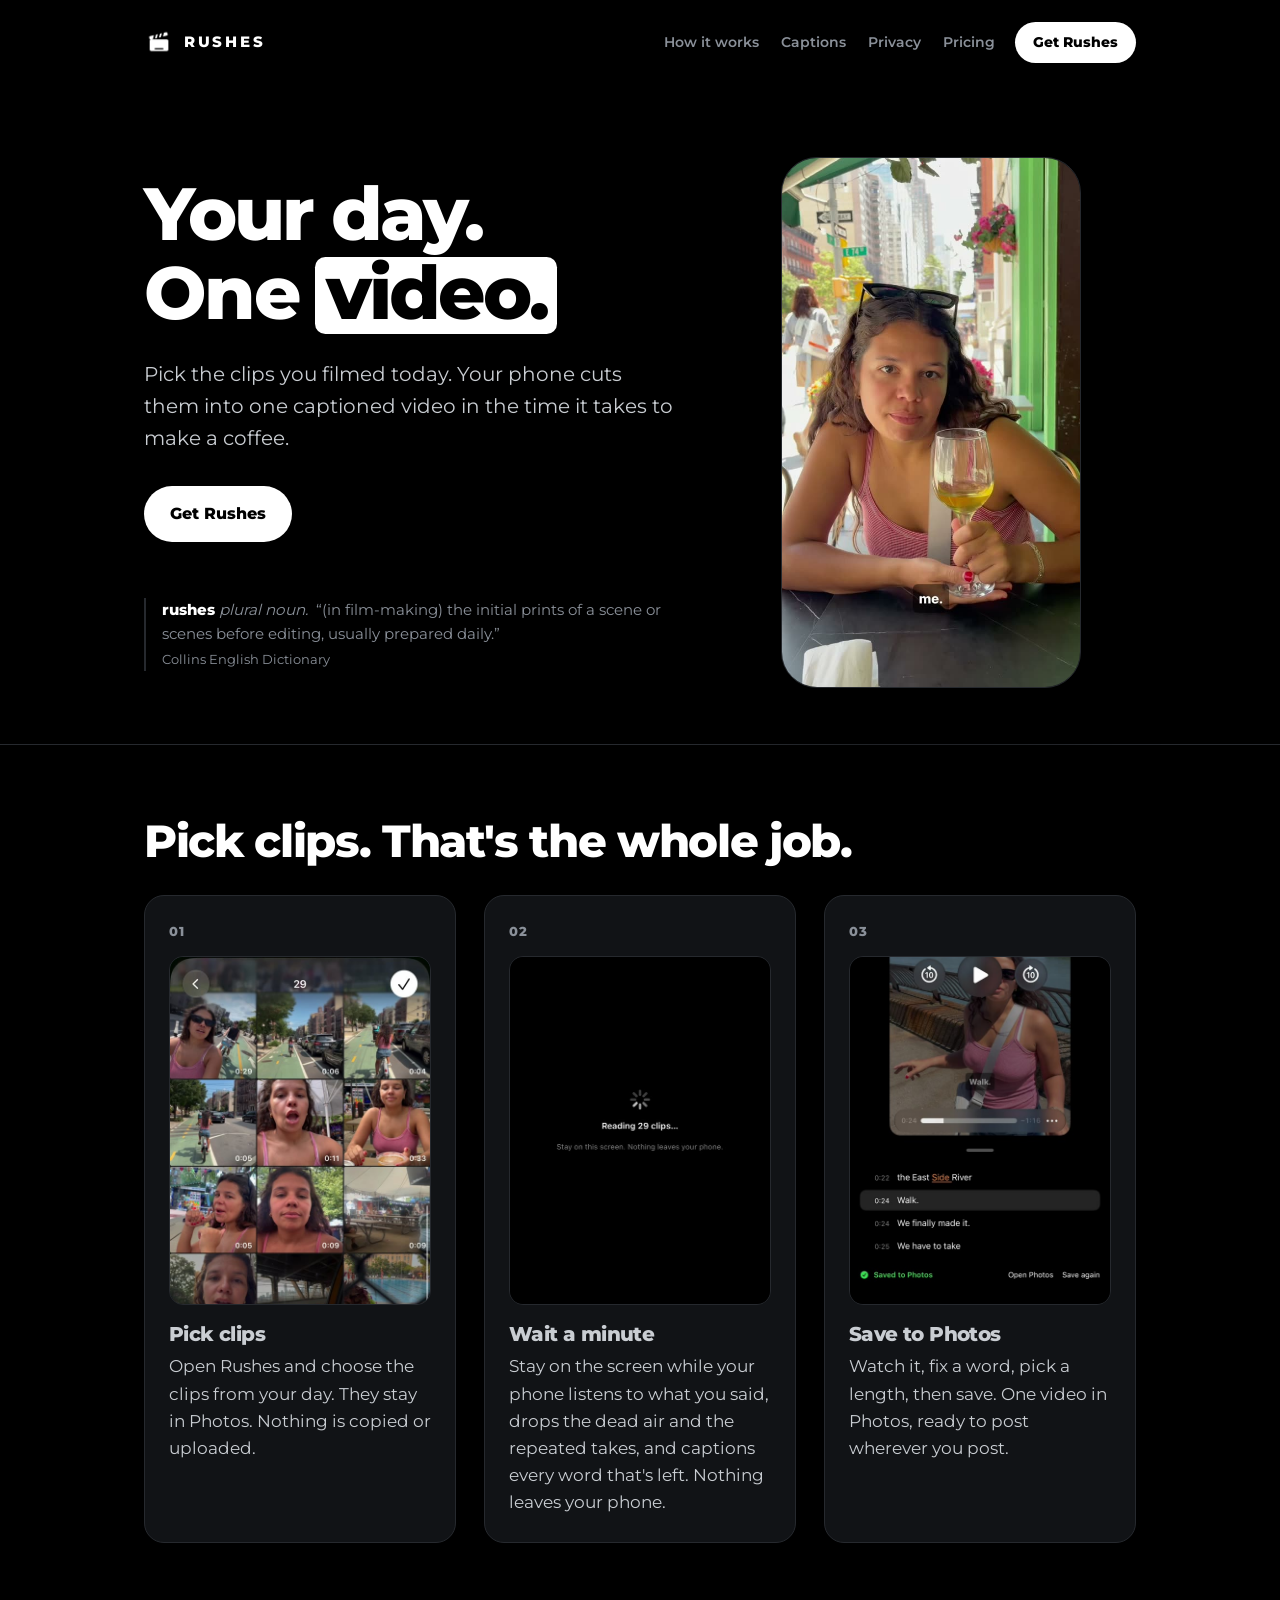
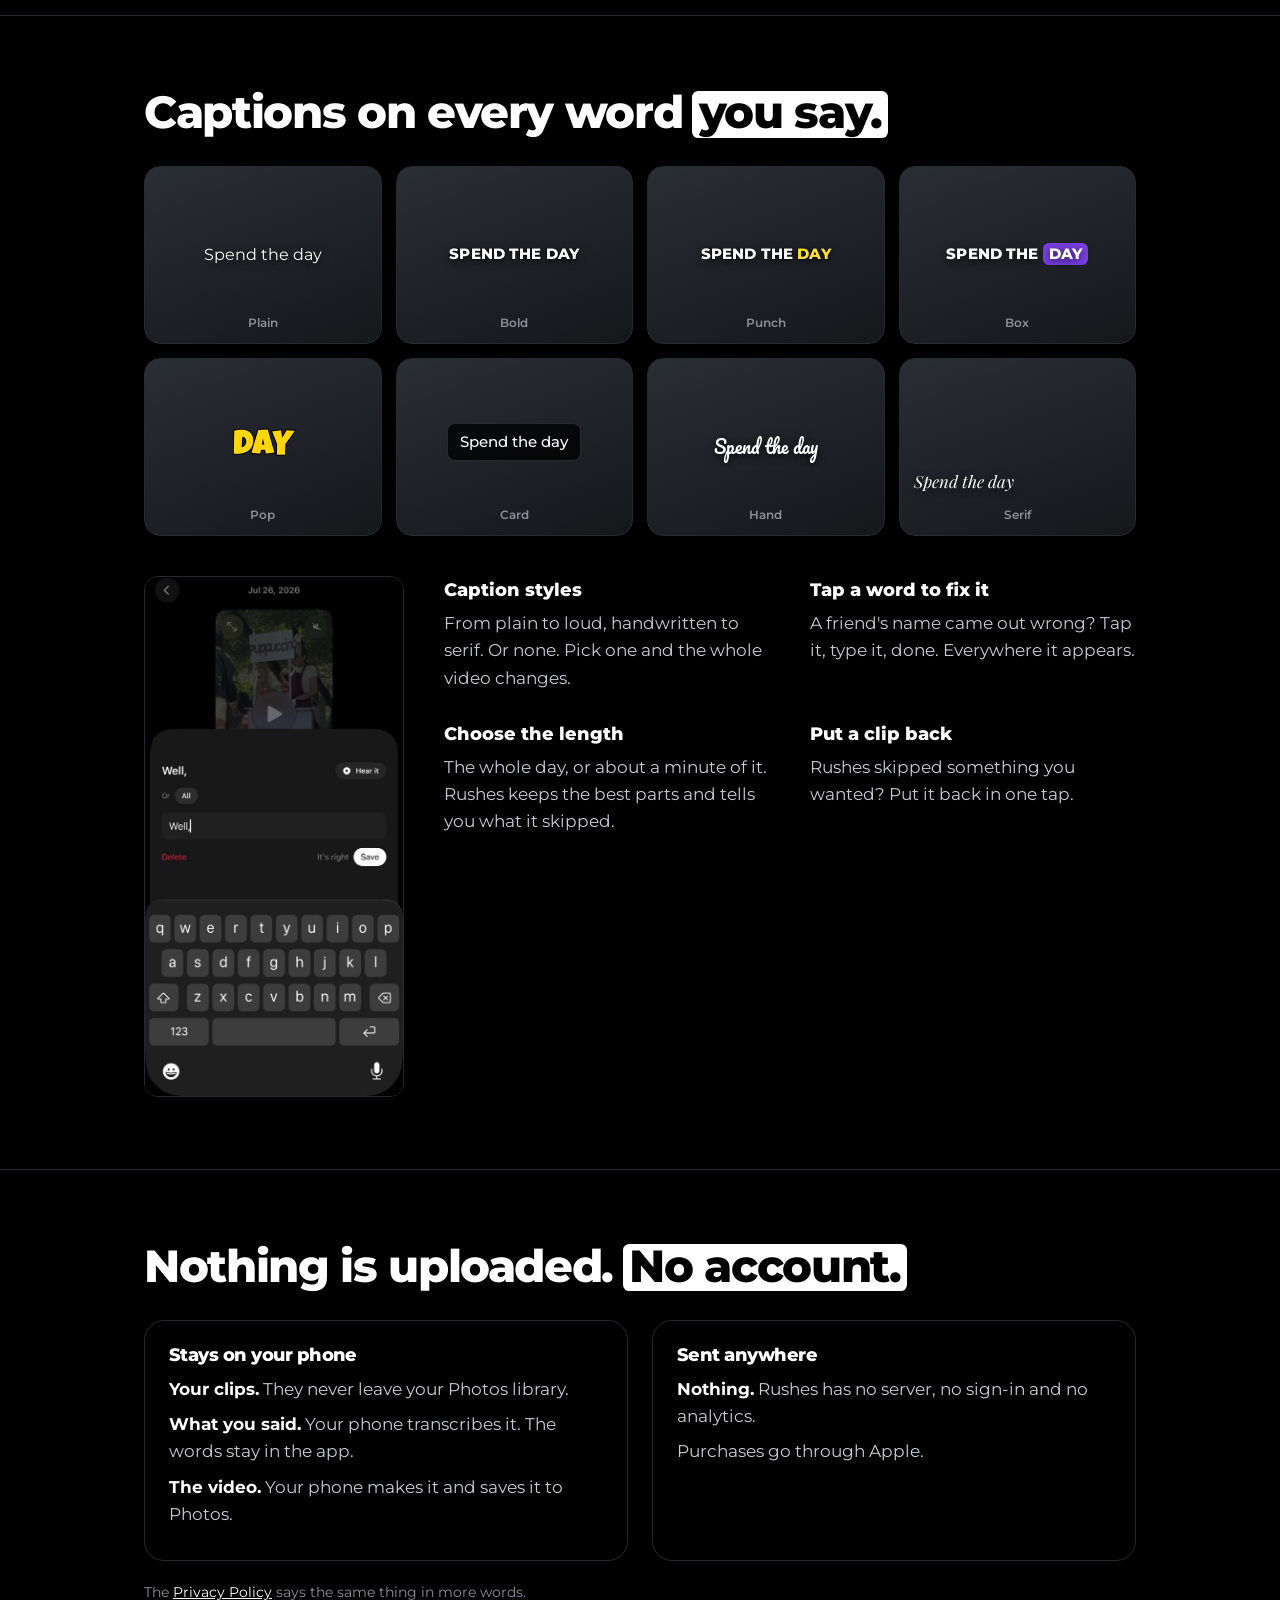
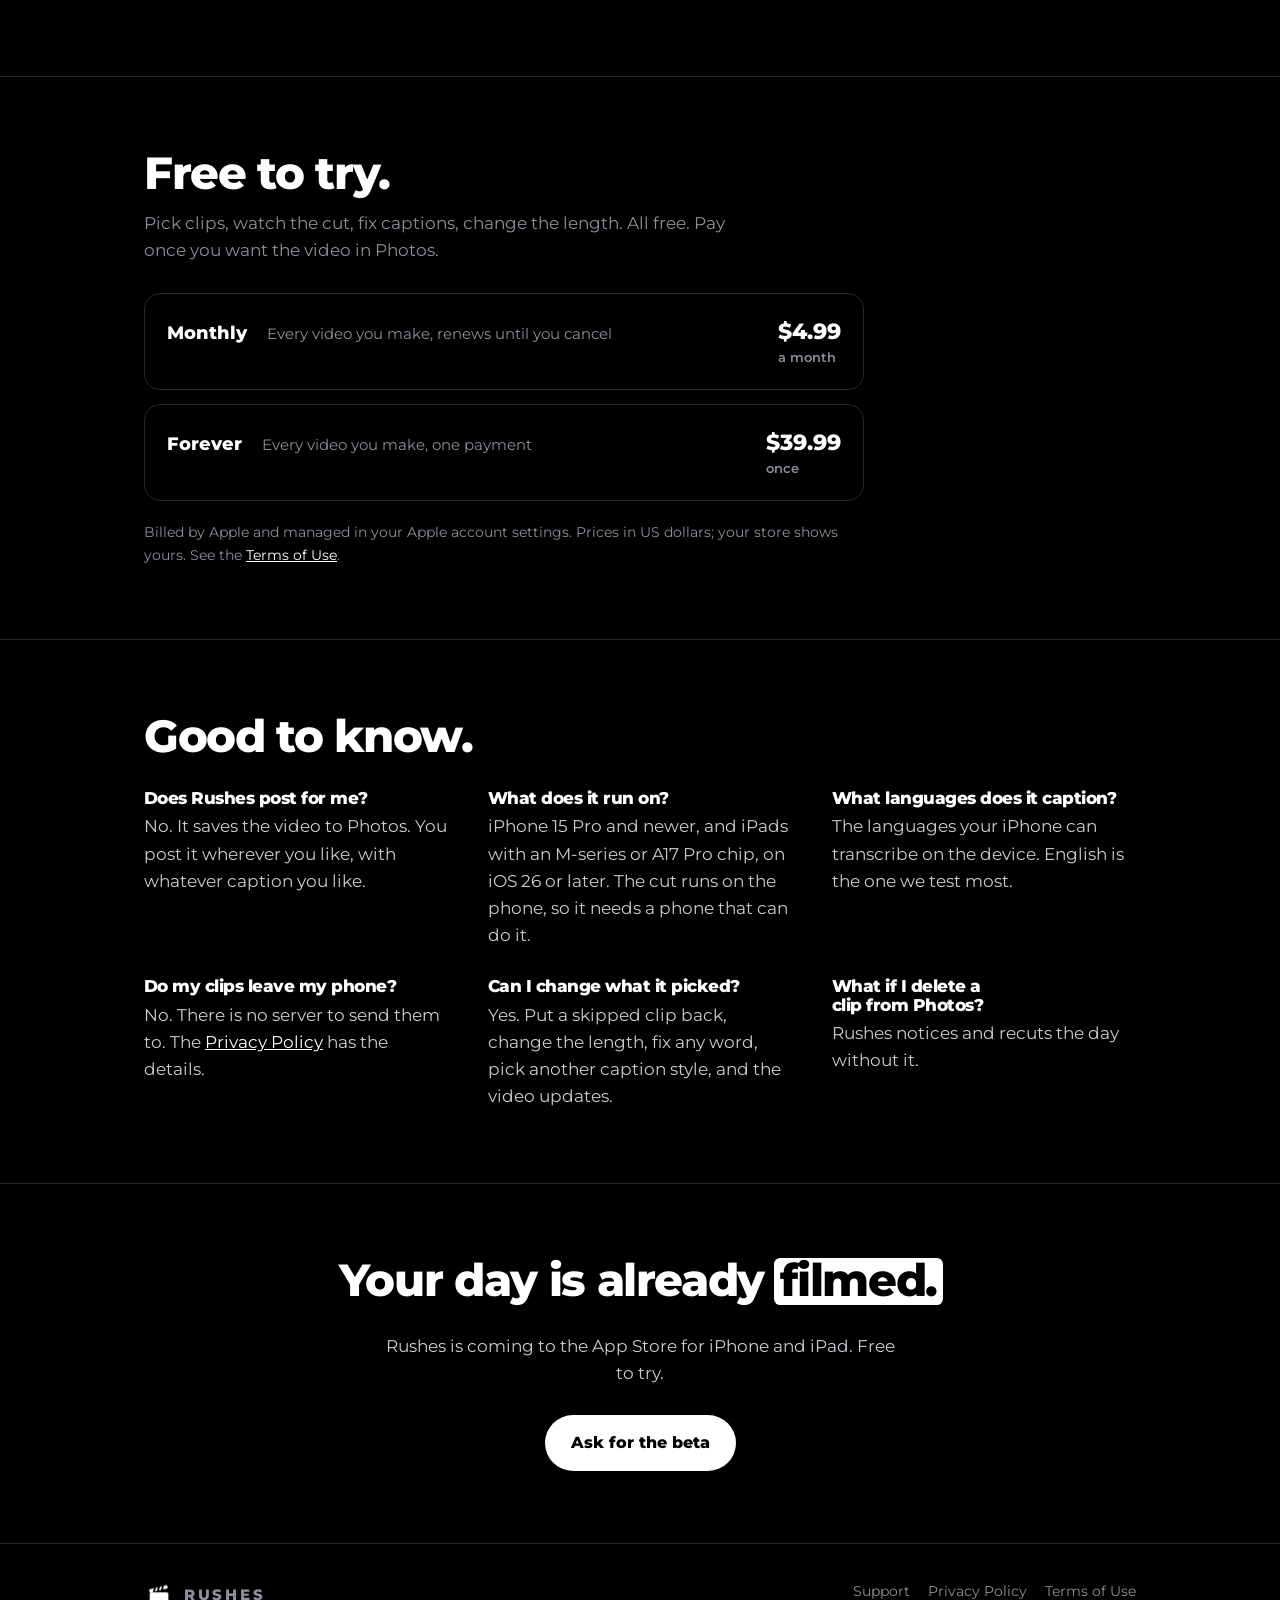
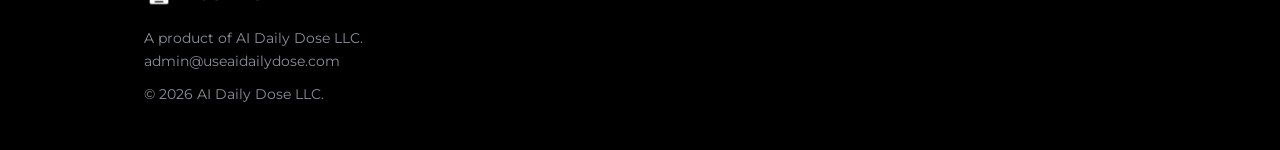
<file: index.html>
<!DOCTYPE html>
<html lang="en">
<head>
<meta charset="UTF-8">
<meta name="viewport" content="width=device-width, initial-scale=1.0">
<title>Rushes. Your day. One video.</title>
<meta name="description" content="Pick the clips you filmed today. Your phone cuts them into one captioned video. Nothing is uploaded, no account.">
<meta name="theme-color" content="#000000">
<meta property="og:title" content="Rushes. Your day. One video.">
<meta property="og:description" content="Pick the clips you filmed today. Your phone cuts them into one captioned video. Nothing is uploaded, no account.">
<meta property="og:type" content="website">
<meta property="og:url" content="https://rushesapp.com/">
<meta property="og:image" content="https://rushesapp.com/icon.png">
<meta name="twitter:card" content="summary">
<link rel="canonical" href="https://rushesapp.com/">
<link rel="icon" type="image/png" href="/icon.png">
<link rel="apple-touch-icon" href="/icon.png">
<link rel="preload" href="/assets/montserrat.woff2" as="font" type="font/woff2" crossorigin>
<link rel="preconnect" href="https://fonts.googleapis.com">
<link rel="preconnect" href="https://fonts.gstatic.com" crossorigin>
<link href="https://fonts.googleapis.com/css2?family=Luckiest+Guy&family=Pacifico&family=Playfair+Display:ital@1&display=swap" rel="stylesheet">
<link rel="stylesheet" href="/style.css?v=8">
</head>
<body>

<header class="nav">
  <a class="brand" href="/"><img src="/icon.png" alt="">RUSHES</a>
  <nav class="links">
    <a href="#how">How it works</a>
    <a href="#captions">Captions</a>
    <a href="#privacy">Privacy</a>
    <a href="#pricing">Pricing</a>
  </nav>
  <a class="btn btn-sm" href="#get">Get Rushes</a>
</header>

<main>

<section class="hero" style="border-top:0">
  <div class="wrap hero-in">
    <div>
      <h1 class="cap">Your day.<br>One <span class="hl">video.</span></h1>
      <p class="lede">Pick the clips you filmed today. Your phone cuts them into one captioned video in the time it takes to make a coffee.</p>
      <div class="actions">
        <a class="btn" href="#get">Get Rushes</a>
      </div>
      <p class="define"><b>rushes</b> <i>plural noun.</i> “(in film-making) the initial prints of a scene or scenes before editing, usually prepared daily.” <small>Collins English Dictionary</small></p>
    </div>
    <div class="phone">
      <video src="/assets/hero.mp4" poster="/assets/hero-poster.jpg" autoplay muted loop playsinline preload="metadata" aria-label="A finished Rushes video: a day in New York with captions on every word"></video>
    </div>
  </div>
</section>

<section id="how">
  <div class="wrap">
    <h2>Pick clips. That's the whole job.</h2>
    <ol class="steps">
      <li>
        <img class="shot" src="/assets/pick.jpg?v=2" alt="The Photos picker with a day's clips selected" loading="lazy">
        <h3>Pick clips</h3>
        <p>Open Rushes and choose the clips from your day. They stay in Photos. Nothing is copied or uploaded.</p>
      </li>
      <li>
        <img class="shot center" src="/assets/cut.jpg?v=2" alt="Rushes reading the clips, with the note: stay on this screen, nothing leaves your phone" loading="lazy">
        <h3>Wait a minute</h3>
        <p>Stay on the screen while your phone listens to what you said, drops the dead air and the repeated takes, and captions every word that's left. Nothing leaves your phone.</p>
      </li>
      <li>
        <img class="shot bottom" src="/assets/saved.jpg?v=2" alt="The finished video with captions, saved to Photos" loading="lazy">
        <h3>Save to Photos</h3>
        <p>Watch it, fix a word, pick a length, then save. One video in Photos, ready to post wherever you post.</p>
      </li>
    </ol>
  </div>
</section>

<section id="captions">
  <div class="wrap">
    <h2>Captions on every word <span class="hl">you say.</span></h2>
    <ul class="styles" aria-label="Caption styles">
      <li><span class="cue plain">Spend the day</span><small>Plain</small></li>
      <li><span class="cue bold">Spend the day</span><small>Bold</small></li>
      <li><span class="cue punch">Spend the <em>day</em></span><small>Punch</small></li>
      <li><span class="cue boxed">Spend the <em>day</em></span><small>Box</small></li>
      <li><span class="cue pop">Day</span><small>Pop</small></li>
      <li><span class="cue card">Spend the day</span><small>Card</small></li>
      <li><span class="cue hand">Spend the day</span><small>Hand</small></li>
      <li><span class="cue serif">Spend the day</span><small>Serif</small></li>
    </ul>
    <div class="cap-in">
    <img class="shot fix" src="/assets/fix.jpg?v=2" alt="Tapping a caption word opens a sheet to retype it, with Hear it to play that moment" loading="lazy">
    <dl class="feats">
      <div><dt>Caption styles</dt><dd>From plain to loud, handwritten to serif. Or none. Pick one and the whole video changes.</dd></div>
      <div><dt>Tap a word to fix it</dt><dd>A friend's name came out wrong? Tap it, type it, done. Everywhere it appears.</dd></div>
      <div><dt>Choose the length</dt><dd>The whole day, or about a minute of it. Rushes keeps the best parts and tells you what it skipped.</dd></div>
      <div><dt>Put a clip back</dt><dd>Rushes skipped something you wanted? Put it back in one tap.</dd></div>
    </dl>
    </div>
  </div>
</section>

<section id="privacy">
  <div class="wrap">
    <h2>Nothing is uploaded. <span class="hl">No account.</span></h2>
    <div class="pv">
      <div>
        <h3>Stays on your phone</h3>
        <ul>
          <li><strong>Your clips.</strong> They never leave your Photos library.</li>
          <li><strong>What you said.</strong> Your phone transcribes it. The words stay in the app.</li>
          <li><strong>The video.</strong> Your phone makes it and saves it to Photos.</li>
        </ul>
      </div>
      <div>
        <h3>Sent anywhere</h3>
        <ul>
          <li><strong>Nothing.</strong> Rushes has no server, no sign-in and no analytics.</li>
          <li>Purchases go through Apple.</li>
        </ul>
      </div>
    </div>
    <p class="fine">The <a href="/privacy">Privacy Policy</a> says the same thing in more words.</p>
  </div>
</section>

<section id="pricing">
  <div class="wrap">
    <h2>Free to try.</h2>
    <p class="sub">Pick clips, watch the cut, fix captions, change the length. All free. Pay once you want the video in Photos.</p>
    <div class="rows">
      <div class="row">
        <span class="r-name">Monthly</span>
        <span class="r-what">Every video you make, renews until you cancel</span>
        <span class="r-price">$4.99<small>a month</small></span>
      </div>
      <div class="row">
        <span class="r-name">Forever</span>
        <span class="r-what">Every video you make, one payment</span>
        <span class="r-price">$39.99<small>once</small></span>
      </div>
    </div>
    <p class="fine">Billed by Apple and managed in your Apple account settings. Prices in US dollars; your store shows yours. See the <a href="/terms">Terms of Use</a>.</p>
  </div>
</section>

<section id="faq">
  <div class="wrap">
    <h2>Good to know.</h2>
    <div class="qa">
      <div><h3>Does Rushes post for me?</h3><p>No. It saves the video to Photos. You post it wherever you like, with whatever caption you like.</p></div>
      <div><h3>What does it run on?</h3><p>iPhone 15 Pro and newer, and iPads with an M-series or A17 Pro chip, on iOS 26 or later. The cut runs on the phone, so it needs a phone that can do it.</p></div>
      <div><h3>What languages does it caption?</h3><p>The languages your iPhone can transcribe on the device. English is the one we test most.</p></div>
      <div><h3>Do my clips leave my phone?</h3><p>No. There is no server to send them to. The <a href="/privacy">Privacy Policy</a> has the details.</p></div>
      <div><h3>Can I change what it picked?</h3><p>Yes. Put a skipped clip back, change the length, fix any word, pick another caption style, and the video updates.</p></div>
      <div><h3>What if I delete a clip from Photos?</h3><p>Rushes notices and recuts the day without it.</p></div>
    </div>
  </div>
</section>

<section class="final" id="get">
  <div class="wrap">
    <h2>Your day is already <span class="hl">filmed.</span></h2>
    <p>Rushes is coming to the App Store for iPhone and iPad. Free to try.</p>
    <div class="actions">
      <a class="btn" href="mailto:admin@useaidailydose.com?subject=Rushes%20beta">Ask for the beta</a>
    </div>
  </div>
</section>

</main>

<footer class="footer">
  <div class="wrap foot-in">
    <div>
      <a class="brand" href="/"><img src="/icon.png" alt="">RUSHES</a>
      <p>A product of AI Daily Dose LLC.<br><a href="mailto:admin@useaidailydose.com">admin@useaidailydose.com</a></p>
    </div>
    <nav>
      <a href="/support">Support</a>
      <a href="/privacy">Privacy Policy</a>
      <a href="/terms">Terms of Use</a>
    </nav>
  </div>
  <div class="wrap"><p>&copy; 2026 AI Daily Dose LLC.</p></div>
</footer>

</body>
</html>
</file>
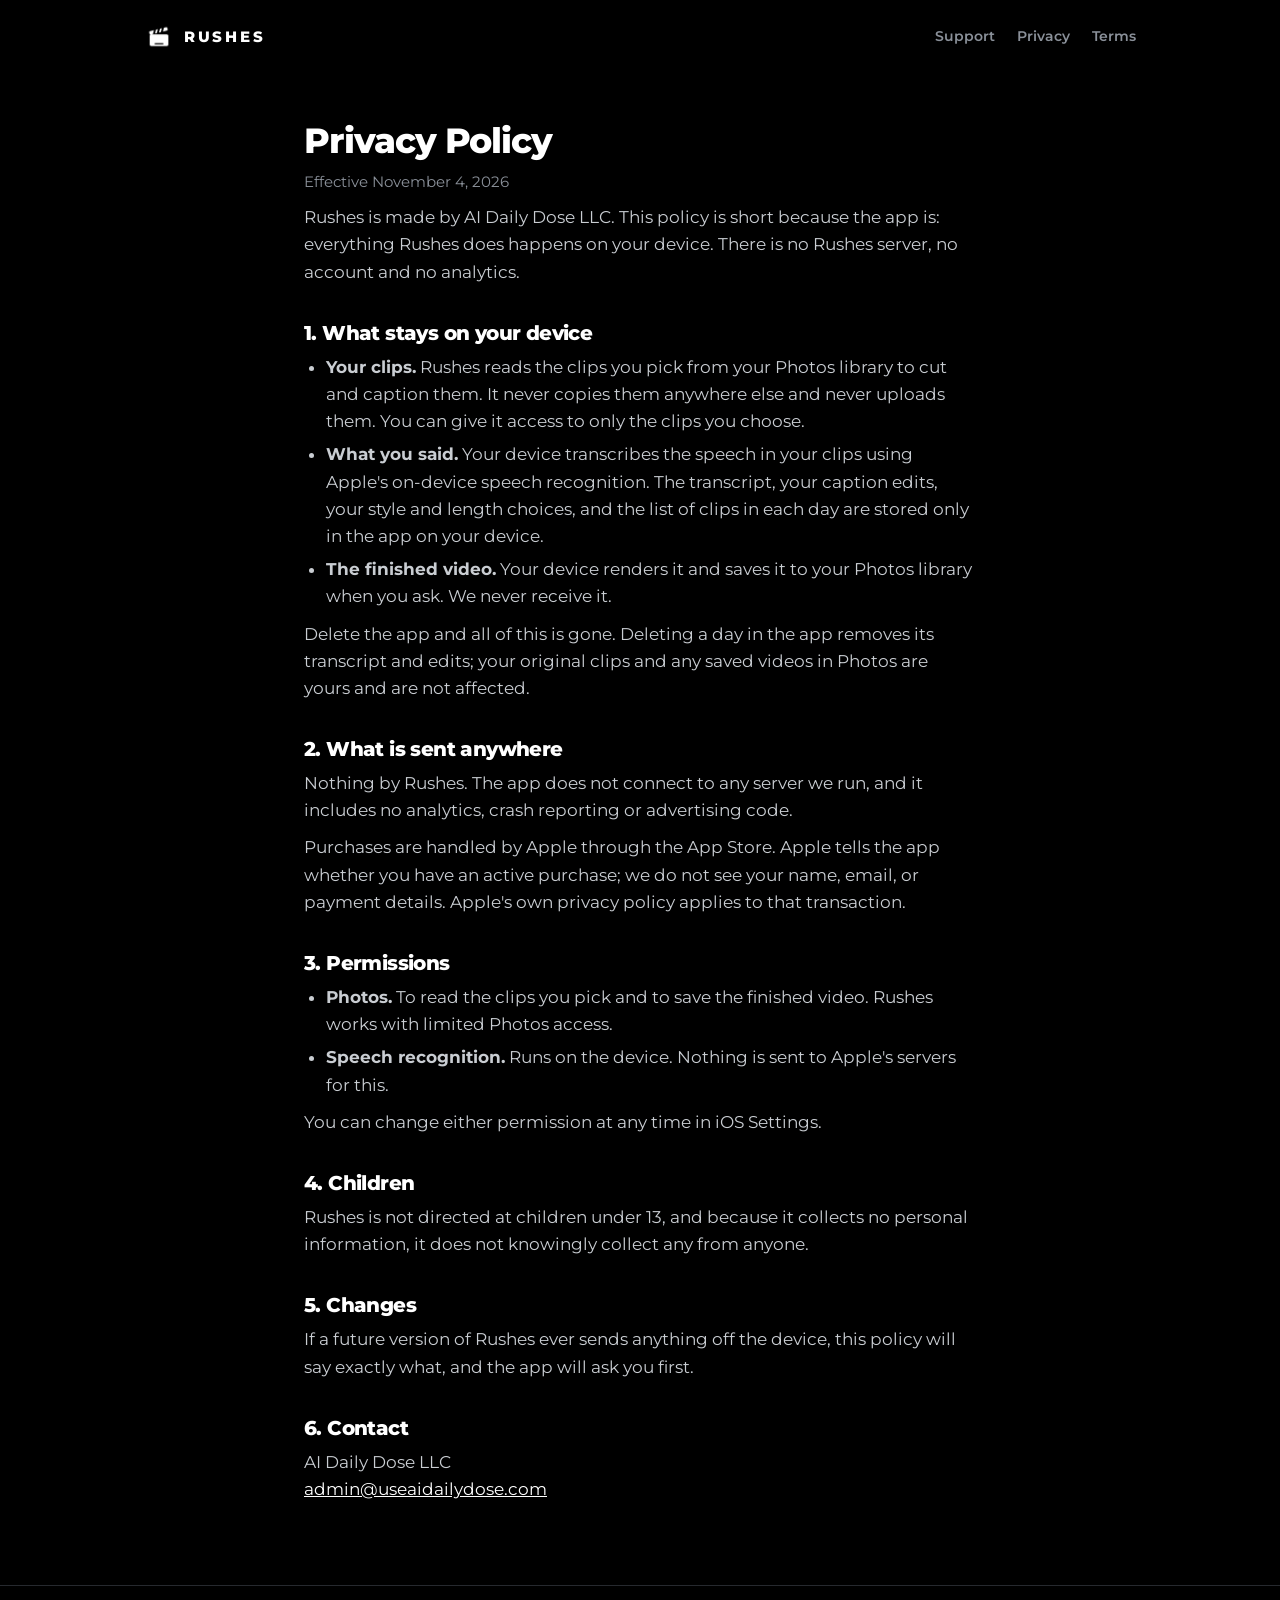
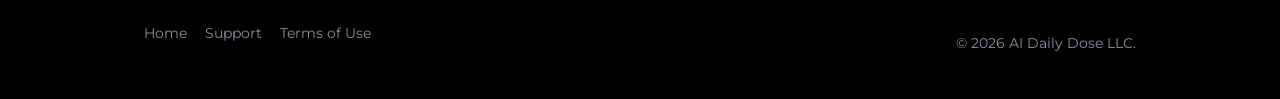
<file: privacy.html>
<!DOCTYPE html>
<html lang="en">
<head>
<meta charset="UTF-8">
<meta name="viewport" content="width=device-width, initial-scale=1.0">
<title>Privacy Policy | Rushes</title>
<meta name="description" content="Rushes runs on your phone. Nothing is uploaded, there is no account and no analytics.">
<link rel="icon" type="image/png" href="/icon.png">
<link rel="stylesheet" href="/style.css?v=8">
</head>
<body>

<header class="nav">
  <a class="brand" href="/"><img src="/icon.png" alt="">RUSHES</a>
  <nav class="links">
    <a href="/support">Support</a>
    <a href="/privacy">Privacy</a>
    <a href="/terms">Terms</a>
  </nav>
</header>

<main class="content">
<h1>Privacy Policy</h1>
<p class="updated">Effective November 4, 2026</p>

<p>Rushes is made by AI Daily Dose LLC. This policy is short because the app is: everything Rushes does happens on your device. There is no Rushes server, no account and no analytics.</p>

<h2>1. What stays on your device</h2>
<ul>
<li><strong>Your clips.</strong> Rushes reads the clips you pick from your Photos library to cut and caption them. It never copies them anywhere else and never uploads them. You can give it access to only the clips you choose.</li>
<li><strong>What you said.</strong> Your device transcribes the speech in your clips using Apple's on-device speech recognition. The transcript, your caption edits, your style and length choices, and the list of clips in each day are stored only in the app on your device.</li>
<li><strong>The finished video.</strong> Your device renders it and saves it to your Photos library when you ask. We never receive it.</li>
</ul>
<p>Delete the app and all of this is gone. Deleting a day in the app removes its transcript and edits; your original clips and any saved videos in Photos are yours and are not affected.</p>

<h2>2. What is sent anywhere</h2>
<p>Nothing by Rushes. The app does not connect to any server we run, and it includes no analytics, crash reporting or advertising code.</p>
<p>Purchases are handled by Apple through the App Store. Apple tells the app whether you have an active purchase; we do not see your name, email, or payment details. Apple's own privacy policy applies to that transaction.</p>

<h2>3. Permissions</h2>
<ul>
<li><strong>Photos.</strong> To read the clips you pick and to save the finished video. Rushes works with limited Photos access.</li>
<li><strong>Speech recognition.</strong> Runs on the device. Nothing is sent to Apple's servers for this.</li>
</ul>
<p>You can change either permission at any time in iOS Settings.</p>

<h2>4. Children</h2>
<p>Rushes is not directed at children under 13, and because it collects no personal information, it does not knowingly collect any from anyone.</p>

<h2>5. Changes</h2>
<p>If a future version of Rushes ever sends anything off the device, this policy will say exactly what, and the app will ask you first.</p>

<h2>6. Contact</h2>
<p>AI Daily Dose LLC<br><a href="mailto:admin@useaidailydose.com">admin@useaidailydose.com</a></p>
</main>

<footer class="footer">
  <div class="wrap foot-in">
    <nav>
      <a href="/">Home</a>
      <a href="/support">Support</a>
      <a href="/terms">Terms of Use</a>
    </nav>
    <p>&copy; 2026 AI Daily Dose LLC.</p>
  </div>
</footer>

</body>
</html>
</file>
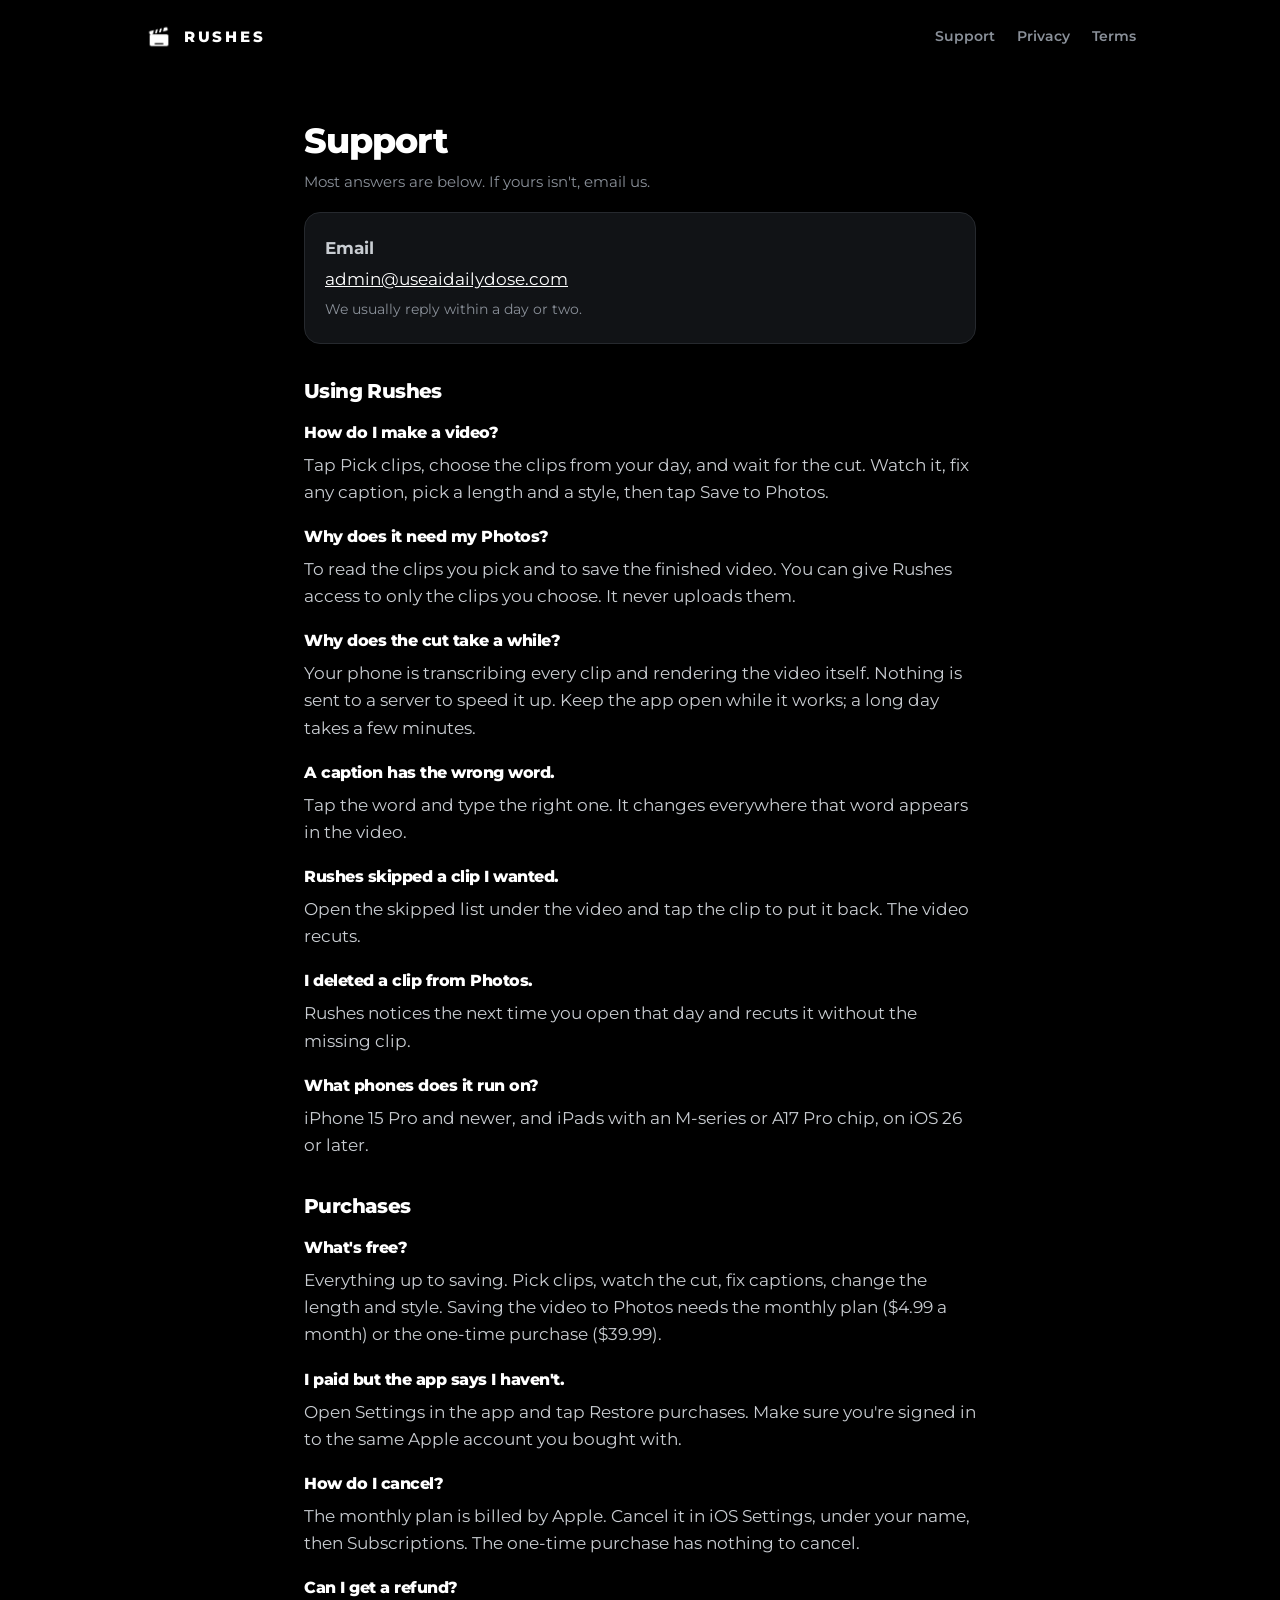
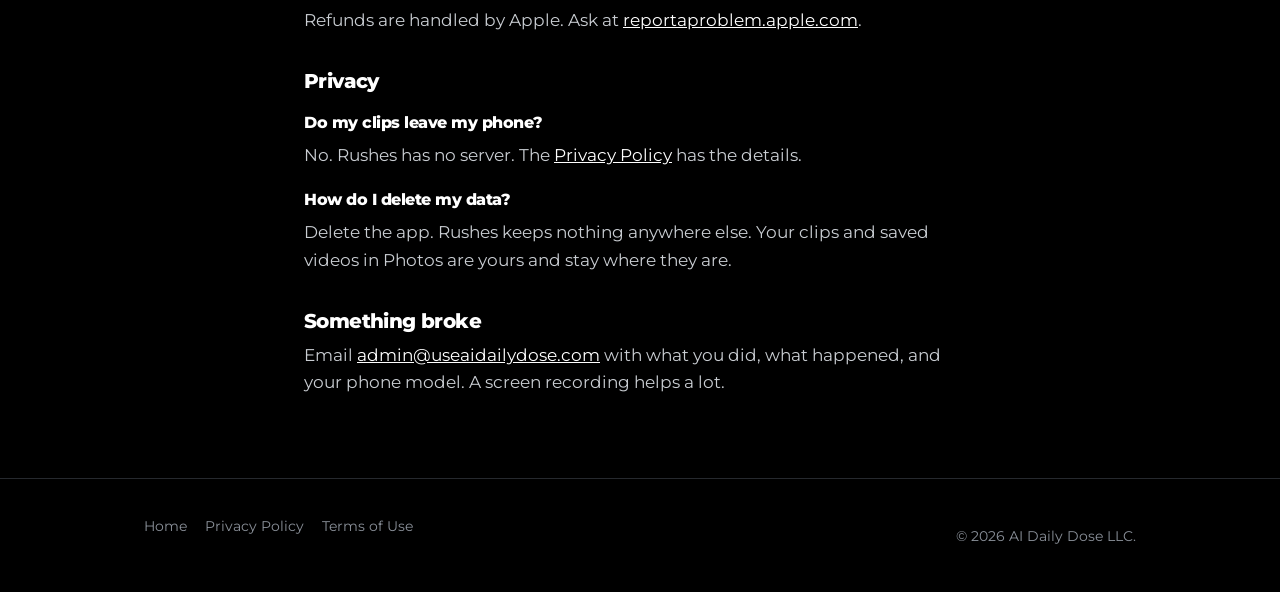
<file: support.html>
<!DOCTYPE html>
<html lang="en">
<head>
<meta charset="UTF-8">
<meta name="viewport" content="width=device-width, initial-scale=1.0">
<title>Support | Rushes</title>
<meta name="description" content="Help with Rushes, the app that cuts your day's clips into one captioned video on your phone.">
<link rel="icon" type="image/png" href="/icon.png">
<link rel="stylesheet" href="/style.css?v=8">
</head>
<body>

<header class="nav">
  <a class="brand" href="/"><img src="/icon.png" alt="">RUSHES</a>
  <nav class="links">
    <a href="/support">Support</a>
    <a href="/privacy">Privacy</a>
    <a href="/terms">Terms</a>
  </nav>
</header>

<main class="content">
<h1>Support</h1>
<p class="updated">Most answers are below. If yours isn't, email us.</p>

<div class="card">
  <p><strong>Email</strong></p>
  <p><a href="mailto:admin@useaidailydose.com">admin@useaidailydose.com</a></p>
  <p style="color:var(--muted);font-size:.9rem">We usually reply within a day or two.</p>
</div>

<h2>Using Rushes</h2>

<h3>How do I make a video?</h3>
<p>Tap Pick clips, choose the clips from your day, and wait for the cut. Watch it, fix any caption, pick a length and a style, then tap Save to Photos.</p>

<h3>Why does it need my Photos?</h3>
<p>To read the clips you pick and to save the finished video. You can give Rushes access to only the clips you choose. It never uploads them.</p>

<h3>Why does the cut take a while?</h3>
<p>Your phone is transcribing every clip and rendering the video itself. Nothing is sent to a server to speed it up. Keep the app open while it works; a long day takes a few minutes.</p>

<h3>A caption has the wrong word.</h3>
<p>Tap the word and type the right one. It changes everywhere that word appears in the video.</p>

<h3>Rushes skipped a clip I wanted.</h3>
<p>Open the skipped list under the video and tap the clip to put it back. The video recuts.</p>

<h3>I deleted a clip from Photos.</h3>
<p>Rushes notices the next time you open that day and recuts it without the missing clip.</p>

<h3>What phones does it run on?</h3>
<p>iPhone 15 Pro and newer, and iPads with an M-series or A17 Pro chip, on iOS 26 or later.</p>

<h2>Purchases</h2>

<h3>What's free?</h3>
<p>Everything up to saving. Pick clips, watch the cut, fix captions, change the length and style. Saving the video to Photos needs the monthly plan ($4.99 a month) or the one-time purchase ($39.99).</p>

<h3>I paid but the app says I haven't.</h3>
<p>Open Settings in the app and tap Restore purchases. Make sure you're signed in to the same Apple account you bought with.</p>

<h3>How do I cancel?</h3>
<p>The monthly plan is billed by Apple. Cancel it in iOS Settings, under your name, then Subscriptions. The one-time purchase has nothing to cancel.</p>

<h3>Can I get a refund?</h3>
<p>Refunds are handled by Apple. Ask at <a href="https://reportaproblem.apple.com">reportaproblem.apple.com</a>.</p>

<h2>Privacy</h2>

<h3>Do my clips leave my phone?</h3>
<p>No. Rushes has no server. The <a href="/privacy">Privacy Policy</a> has the details.</p>

<h3>How do I delete my data?</h3>
<p>Delete the app. Rushes keeps nothing anywhere else. Your clips and saved videos in Photos are yours and stay where they are.</p>

<h2>Something broke</h2>
<p>Email <a href="mailto:admin@useaidailydose.com">admin@useaidailydose.com</a> with what you did, what happened, and your phone model. A screen recording helps a lot.</p>
</main>

<footer class="footer">
  <div class="wrap foot-in">
    <nav>
      <a href="/">Home</a>
      <a href="/privacy">Privacy Policy</a>
      <a href="/terms">Terms of Use</a>
    </nav>
    <p>&copy; 2026 AI Daily Dose LLC.</p>
  </div>
</footer>

</body>
</html>
</file>
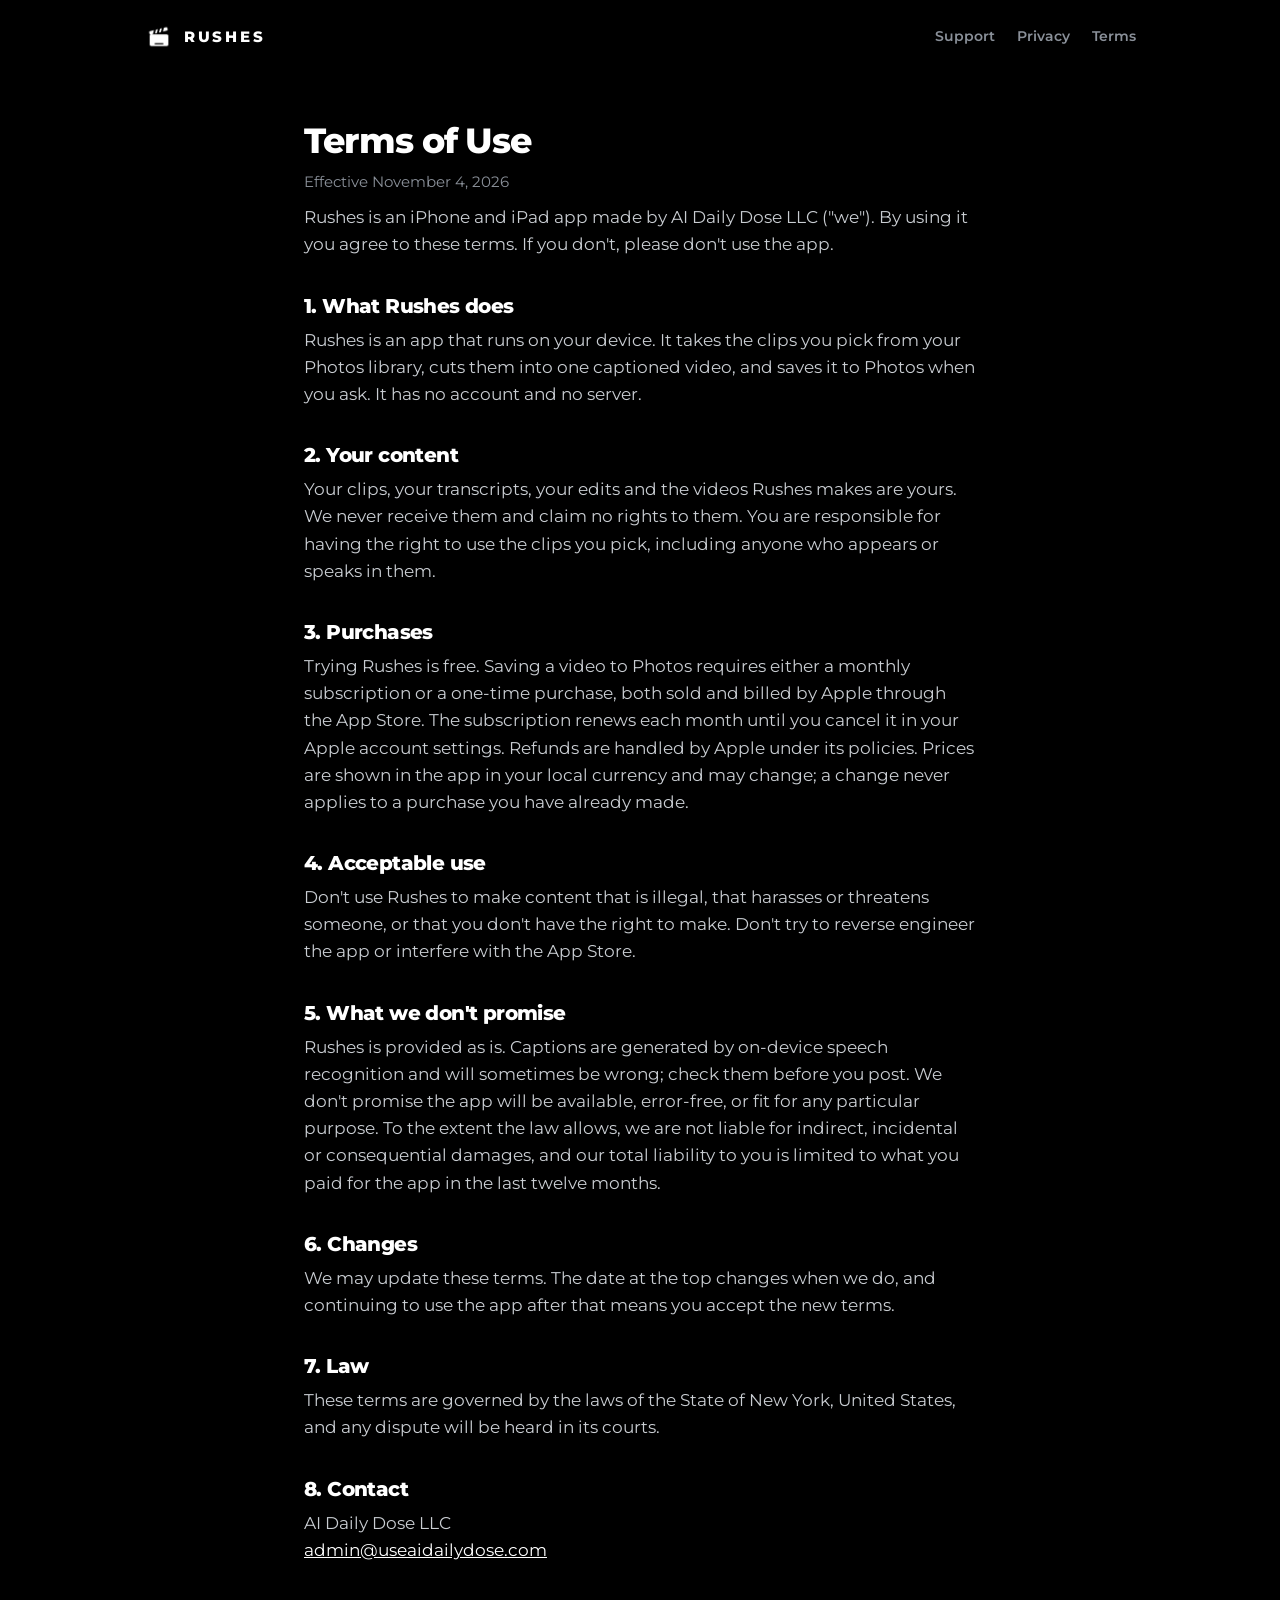
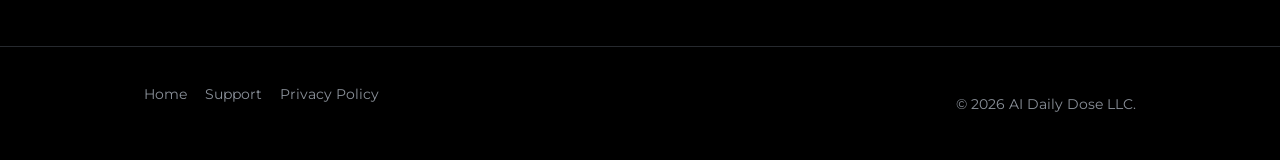
<file: terms.html>
<!DOCTYPE html>
<html lang="en">
<head>
<meta charset="UTF-8">
<meta name="viewport" content="width=device-width, initial-scale=1.0">
<title>Terms of Use | Rushes</title>
<meta name="description" content="Terms of Use for Rushes.">
<link rel="icon" type="image/png" href="/icon.png">
<link rel="stylesheet" href="/style.css?v=8">
</head>
<body>

<header class="nav">
  <a class="brand" href="/"><img src="/icon.png" alt="">RUSHES</a>
  <nav class="links">
    <a href="/support">Support</a>
    <a href="/privacy">Privacy</a>
    <a href="/terms">Terms</a>
  </nav>
</header>

<main class="content">
<h1>Terms of Use</h1>
<p class="updated">Effective November 4, 2026</p>

<p>Rushes is an iPhone and iPad app made by AI Daily Dose LLC ("we"). By using it you agree to these terms. If you don't, please don't use the app.</p>

<h2>1. What Rushes does</h2>
<p>Rushes is an app that runs on your device. It takes the clips you pick from your Photos library, cuts them into one captioned video, and saves it to Photos when you ask. It has no account and no server.</p>

<h2>2. Your content</h2>
<p>Your clips, your transcripts, your edits and the videos Rushes makes are yours. We never receive them and claim no rights to them. You are responsible for having the right to use the clips you pick, including anyone who appears or speaks in them.</p>

<h2>3. Purchases</h2>
<p>Trying Rushes is free. Saving a video to Photos requires either a monthly subscription or a one-time purchase, both sold and billed by Apple through the App Store. The subscription renews each month until you cancel it in your Apple account settings. Refunds are handled by Apple under its policies. Prices are shown in the app in your local currency and may change; a change never applies to a purchase you have already made.</p>

<h2>4. Acceptable use</h2>
<p>Don't use Rushes to make content that is illegal, that harasses or threatens someone, or that you don't have the right to make. Don't try to reverse engineer the app or interfere with the App Store.</p>

<h2>5. What we don't promise</h2>
<p>Rushes is provided as is. Captions are generated by on-device speech recognition and will sometimes be wrong; check them before you post. We don't promise the app will be available, error-free, or fit for any particular purpose. To the extent the law allows, we are not liable for indirect, incidental or consequential damages, and our total liability to you is limited to what you paid for the app in the last twelve months.</p>

<h2>6. Changes</h2>
<p>We may update these terms. The date at the top changes when we do, and continuing to use the app after that means you accept the new terms.</p>

<h2>7. Law</h2>
<p>These terms are governed by the laws of the State of New York, United States, and any dispute will be heard in its courts.</p>

<h2>8. Contact</h2>
<p>AI Daily Dose LLC<br><a href="mailto:admin@useaidailydose.com">admin@useaidailydose.com</a></p>
</main>

<footer class="footer">
  <div class="wrap foot-in">
    <nav>
      <a href="/">Home</a>
      <a href="/support">Support</a>
      <a href="/privacy">Privacy Policy</a>
    </nav>
    <p>&copy; 2026 AI Daily Dose LLC.</p>
  </div>
</footer>

</body>
</html>
</file>
<file: style.css>
@font-face { font-family: "Montserrat"; src: url("/assets/montserrat.woff2") format("woff2"); font-weight: 100 900; font-display: swap; }

:root { --bg: #000; --ink: #fff; --body: #C9CDD2; --muted: #8A9099; --line: #26292E; --surface: #111316; --wrap: 1040px; }
*, *::before, *::after { margin: 0; padding: 0; box-sizing: border-box; }
html { scroll-behavior: smooth; }
body { background: var(--bg); color: var(--ink); font-family: "Montserrat", -apple-system, BlinkMacSystemFont, "Segoe UI", Roboto, sans-serif; font-size: 17px; line-height: 1.6; -webkit-font-smoothing: antialiased; }
img { display: block; max-width: 100%; }
a { color: var(--ink); }
p, li { color: var(--body); }
h1, h2, h3 { font-weight: 800; letter-spacing: -0.03em; line-height: 1.1; text-wrap: balance; }
.wrap { max-width: var(--wrap); margin: 0 auto; padding: 0 24px; }

/* The headline is set like a Rushes caption: the key word boxed, white on black inverted */
.cap { font-size: clamp(2.4rem, 6vw, 4.6rem); letter-spacing: -0.04em; line-height: 1.08; }
.hl { display: inline-block; background: var(--ink); color: var(--bg); border-radius: .14em; padding: .02em .14em .08em; margin: 0 -.04em; line-height: .95; }

.nav { display: flex; align-items: center; gap: 20px; max-width: var(--wrap); margin: 0 auto; padding: 22px 24px; }
.brand { display: inline-flex; align-items: center; gap: 10px; color: var(--ink); text-decoration: none; font-weight: 800; letter-spacing: .18em; font-size: .95rem; }
.brand img { width: 30px; height: 30px; border-radius: 8px; }
.links { display: flex; gap: 22px; margin-left: auto; }
.links a { color: var(--muted); text-decoration: none; font-size: .9rem; font-weight: 600; }
.links a:hover { color: var(--ink); }

.btn { display: inline-flex; align-items: center; justify-content: center; gap: 10px; padding: 15px 26px; border-radius: 999px; background: var(--ink); color: var(--bg); font-weight: 800; font-size: 1rem; text-decoration: none; }
.btn:hover { background: #E6E8EB; }
.btn svg { width: 20px; height: 20px; fill: currentColor; margin-top: -2px; }
.btn-ghost { background: transparent; color: var(--ink); border: 1px solid var(--line); }
.btn-ghost:hover { background: var(--surface); }
.btn-sm { padding: 9px 18px; font-size: .88rem; }

.hero { padding: 72px 0 56px; }
.hero-in { display: grid; grid-template-columns: 1.3fr 1fr; gap: 48px; align-items: center; }
.phone { justify-self: center; width: min(300px, 100%); border-radius: 36px; overflow: hidden; border: 1px solid var(--line); box-shadow: 0 30px 80px rgba(0,0,0,.6); background: var(--surface); }
.phone video { display: block; width: 100%; aspect-ratio: 9 / 16; object-fit: cover; }
.shot { border-radius: 14px; border: 1px solid var(--line); margin-bottom: 18px; }
.steps .shot { width: 100%; aspect-ratio: 3 / 4; object-fit: cover; object-position: top; }
.steps .shot.bottom { object-position: bottom; }
.steps .shot.center { object-position: center; }
.cap-in { display: grid; grid-template-columns: 260px 1fr; gap: 40px; align-items: start; }
.shot.fix { margin: 0; }
.hero .lede { font-size: 1.25rem; max-width: 560px; margin: 24px 0 32px; }
.actions { display: flex; flex-wrap: wrap; align-items: center; gap: 14px; }
.free { color: var(--muted); font-size: .95rem; }
.define { margin-top: 56px; padding-left: 16px; border-left: 2px solid var(--line); color: var(--muted); font-size: .95rem; max-width: 520px; }
.define b { color: var(--ink); font-weight: 800; }
.define i { color: var(--muted); font-weight: 400; margin-right: 4px; }
.define small { display: block; margin-top: 4px; font-size: .8rem; color: var(--muted); }

/* The eight caption styles, drawn the way the app's style picker shows them */
.styles { list-style: none; display: grid; grid-template-columns: repeat(4, 1fr); gap: 14px; margin-bottom: 40px; }
.styles li { background: linear-gradient(160deg, #2A2E35, #15171B); border: 1px solid var(--line); border-radius: 16px; aspect-ratio: 4 / 3; display: flex; align-items: center; justify-content: center; position: relative; overflow: hidden; }
.styles small { position: absolute; left: 0; right: 0; bottom: 10px; text-align: center; color: var(--muted); font-size: .78rem; font-weight: 600; }
.cue { color: #fff; font-weight: 400; font-size: 1rem; white-space: nowrap; text-shadow: 0 2px 8px rgba(0,0,0,.8); }
.cue em { font-style: normal; }
.cue.bold, .cue.punch, .cue.boxed { font-weight: 800; text-transform: uppercase; font-size: .92rem; letter-spacing: .01em; }
.cue.bold, .cue.punch { -webkit-text-stroke: 1px #000; paint-order: stroke fill; }
.cue.punch em { color: #FFE135; }
.cue.boxed em { background: #7B3FE4; padding: 2px 6px; border-radius: 6px; }
.cue.pop { font-family: "Luckiest Guy", "Montserrat", sans-serif; font-size: 2.2rem; color: #FFD60A; -webkit-text-stroke: 2px #000; paint-order: stroke fill; text-shadow: none; text-transform: uppercase; }
.cue.card { font-weight: 500; font-size: .95rem; background: rgba(0,0,0,.78); padding: 6px 12px; border-radius: 8px; text-shadow: none; }
.cue.hand { font-family: "Pacifico", cursive; font-size: 1.15rem; }
.cue.serif { font-family: "Playfair Display", Georgia, serif; font-style: italic; font-size: 1.05rem; align-self: flex-end; margin: 0 0 40px 14px; width: 100%; text-align: left; }

section { padding: 72px 0; border-top: 1px solid var(--line); }
section h2 { font-size: clamp(1.8rem, 4vw, 2.8rem); margin-bottom: 28px; }
.sub { color: var(--muted); margin: -16px 0 28px; max-width: 620px; }

.steps { list-style: none; display: grid; grid-template-columns: repeat(auto-fit, minmax(240px, 1fr)); gap: 28px; counter-reset: step; }
.steps li { background: var(--surface); border: 1px solid var(--line); border-radius: 20px; padding: 26px 24px; }
.steps li::before { counter-increment: step; content: "0" counter(step); display: block; color: var(--muted); font-weight: 800; letter-spacing: .1em; font-size: .8rem; margin-bottom: 14px; }
.steps h3 { font-size: 1.25rem; margin-bottom: 8px; }

.feats { display: grid; grid-template-columns: repeat(auto-fit, minmax(240px, 1fr)); gap: 28px 40px; }
.feats dt { font-weight: 800; font-size: 1.1rem; margin-bottom: 6px; }
.feats dd { color: var(--body); }

.pv { display: grid; grid-template-columns: repeat(auto-fit, minmax(260px, 1fr)); gap: 24px; }
.pv div { border: 1px solid var(--line); border-radius: 20px; padding: 24px; }
.pv h3 { font-size: 1.1rem; margin-bottom: 12px; }
.pv ul { list-style: none; }
.pv li { margin: 8px 0; }
.pv li strong { color: var(--ink); }

.rows { display: grid; gap: 14px; max-width: 720px; }
.row { display: flex; align-items: baseline; justify-content: space-between; gap: 20px; border: 1px solid var(--line); border-radius: 16px; padding: 20px 22px; }
.row .r-name { font-weight: 800; font-size: 1.1rem; color: var(--ink); }
.row .r-what { color: var(--muted); flex: 1; font-size: .95rem; }
.row .r-price { font-weight: 800; font-size: 1.35rem; color: var(--ink); white-space: nowrap; }
.row .r-price small { display: block; font-weight: 600; font-size: .8rem; color: var(--muted); }
.fine { color: var(--muted); font-size: .9rem; margin-top: 20px; max-width: 720px; }

.qa { display: grid; grid-template-columns: repeat(auto-fit, minmax(300px, 1fr)); gap: 28px 40px; }
.qa h3 { font-size: 1.05rem; margin-bottom: 6px; }

.final { text-align: center; }
.final p { max-width: 520px; margin: 0 auto 28px; }
.final .actions { justify-content: center; }

.footer { border-top: 1px solid var(--line); padding: 36px 0 44px; color: var(--muted); font-size: .9rem; }
.foot-in { display: flex; flex-wrap: wrap; justify-content: space-between; gap: 20px; }
.footer nav { display: flex; flex-wrap: wrap; gap: 18px; }
.footer a { color: var(--muted); text-decoration: none; }
.footer a:hover { color: var(--ink); }
.footer p { color: var(--muted); margin-top: 10px; }

/* Text pages: support, privacy, terms */
.content { max-width: 720px; margin: 0 auto; padding: 24px 24px 72px; }
.content h1 { font-size: 2.2rem; margin: 24px 0 6px; }
.content h2 { font-size: 1.25rem; margin: 36px 0 10px; }
.content h3 { font-size: 1.02rem; margin: 22px 0 6px; }
.content p { margin: 10px 0; }
.content ul { margin: 10px 0 10px 22px; }
.content li { margin: 6px 0; }
.updated { color: var(--muted); font-size: .92rem; margin-bottom: 28px; }
.card { background: var(--surface); border: 1px solid var(--line); border-radius: 16px; padding: 18px 20px; margin: 18px 0 28px; }
.card p { margin: 4px 0; }

@media (max-width: 640px) {
  .links { display: none; }
  .hero { padding: 40px 0 48px; }
  .hero-in, .cap-in { grid-template-columns: 1fr; }
  .phone { width: min(260px, 100%); }
  section { padding: 56px 0; }
  .row { flex-direction: column; align-items: flex-start; gap: 8px; }
  .styles { grid-template-columns: repeat(2, 1fr); }
}
</file>
